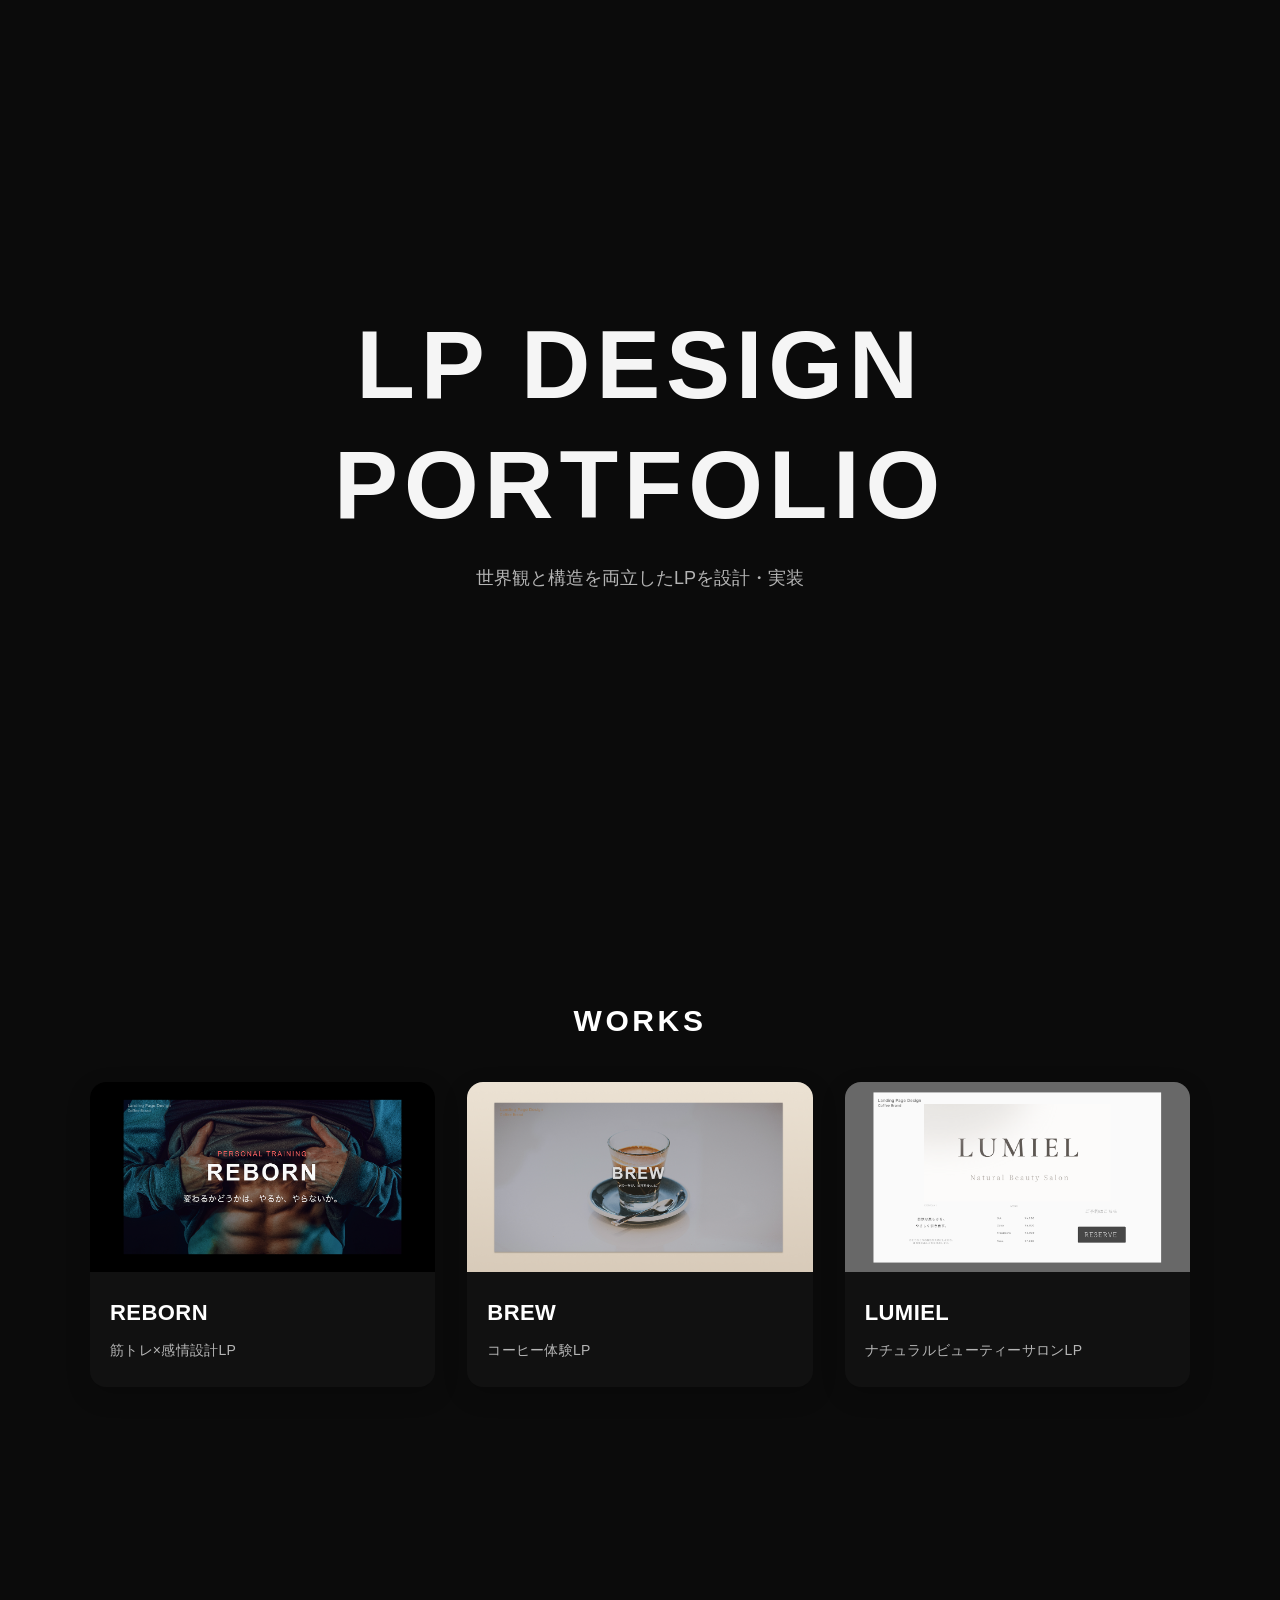
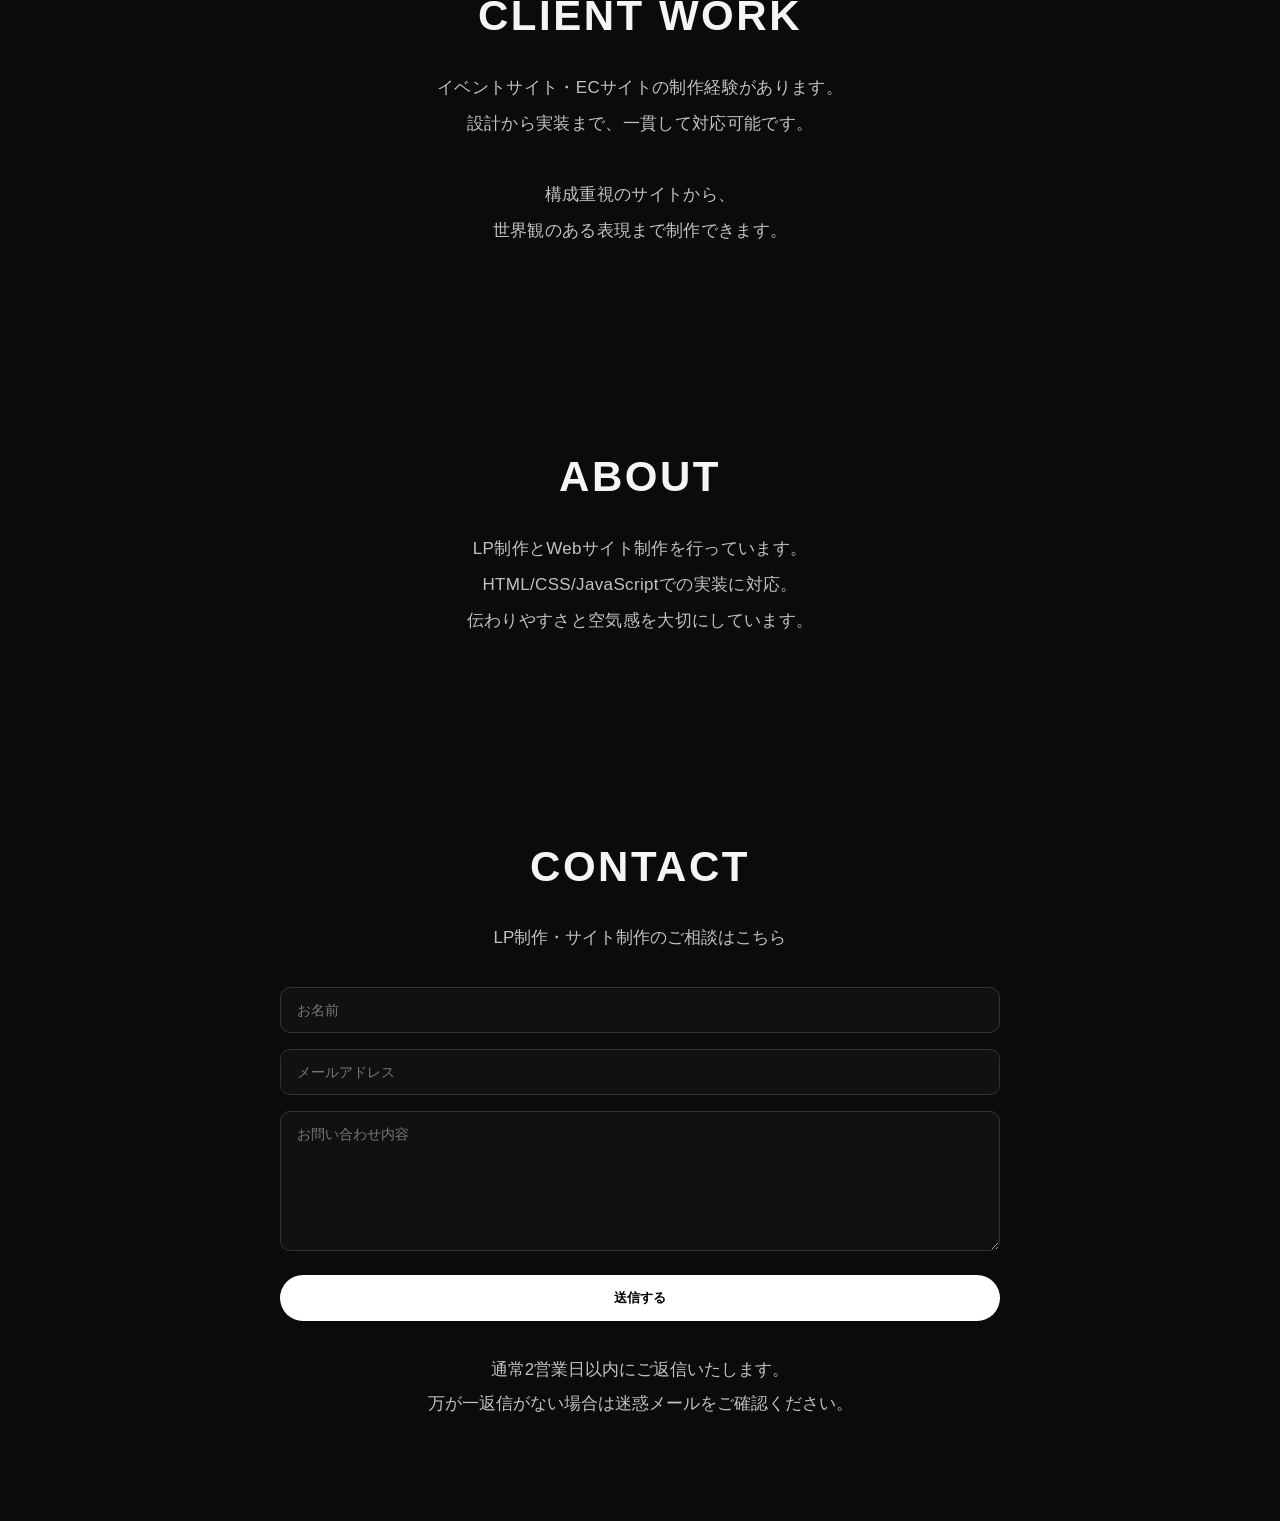
<file: index.html>
<!DOCTYPE html>
<html lang="ja">
<head>

  <!-- Google tag (gtag.js) -->
  <script async src="https://www.googletagmanager.com/gtag/js?id=G-31Q4S264YM"></script>
  <script>
    window.dataLayer = window.dataLayer || [];
    function gtag(){dataLayer.push(arguments);}
    gtag('js', new Date());

    gtag('config', 'G-31Q4S264YM');
  </script>

  <meta charset="UTF-8">
  <meta name="viewport" content="width=device-width, initial-scale=1.0">
  <title>LP DESIGN PORTFOLIO</title>
  <link rel="stylesheet" href="style.css">
</head>

<body>

  <!-- HERO -->
  <section class="hero">
    <div class="container">
      <h1>LP DESIGN PORTFOLIO</h1>
      <p>世界観と構造を両立したLPを設計・実装</p>
    </div>
  </section>

  <!-- WORKS -->
  <section class="works">
    <div class="container">
      <h2>WORKS</h2>

      <div class="works-grid">

        <a href="reborn/index.html" class="work-card" onclick="trackEvent('REBORN')">
          <img src="img/reborn画像/1.reborn.png" alt="REBORN">
          <div class="work-content">
            <div class="work-title">REBORN</div>
            <div class="work-desc">筋トレ×感情設計LP</div>
          </div>
        </a>

        <a href="brew/index.html" class="work-card" onclick="trackEvent('BREW')">
          <img src="img/brew画像/1.brew.png" alt="BREW">
          <div class="work-content">
            <div class="work-title">BREW</div>
            <div class="work-desc">コーヒー体験LP</div>
          </div>
        </a>

        <a href="lumiel/index.html" class="work-card" onclick="trackEvent('LUMIEL')">
          <img src="img/lumiel画像/2.lumiel.png" alt="LUMIEL">
          <div class="work-content">
            <div class="work-title">LUMIEL</div>
            <div class="work-desc">ナチュラルビューティーサロンLP</div>
          </div>
        </a>

      </div>
    </div>
  </section>

  <!-- CLIENT WORK -->
  <section class="client-work">
    <div class="container narrow">
      <h2>CLIENT WORK</h2>
      <p>
        イベントサイト・ECサイトの制作経験があります。<br>
        設計から実装まで、一貫して対応可能です。<br><br>
        構成重視のサイトから、<br>世界観のある表現まで制作できます。
      </p>
    </div>
  </section>

  <!-- ABOUT -->
  <section class="about">
    <div class="container narrow">
      <h2>ABOUT</h2>
      <p>
        LP制作とWebサイト制作を行っています。<br>
        HTML/CSS/JavaScriptでの実装に対応。<br>
        伝わりやすさと空気感を大切にしています。
      </p>
    </div>
  </section>

  <!-- CONTACT -->
  <section class="contact">
    <div class="container narrow">
      <h2>CONTACT</h2>
      <p>LP制作・サイト制作のご相談はこちら</p>

      <form action="https://formspree.io/f/xdapodez" method="POST" class="contact-form">

        <input type="hidden" name="_next" value="https://portfolio-ichs.onrender.com/thanks.html">
        
        <input type="text" name="name" placeholder="お名前" required> 
        <input type="email" name="email" placeholder="メールアドレス" required>
        <textarea name="message" placeholder="お問い合わせ内容" required></textarea> 
        <button type="submit" onclick="trackEvent('contact_submit')">送信する</button>

        <p>通常2営業日以内にご返信いたします。<br>
        万が一返信がない場合は迷惑メールをご確認ください。</p>

      </form>
    </div>
  </section>

  <script src="main.js"></script>

</body>
</html>
</file>
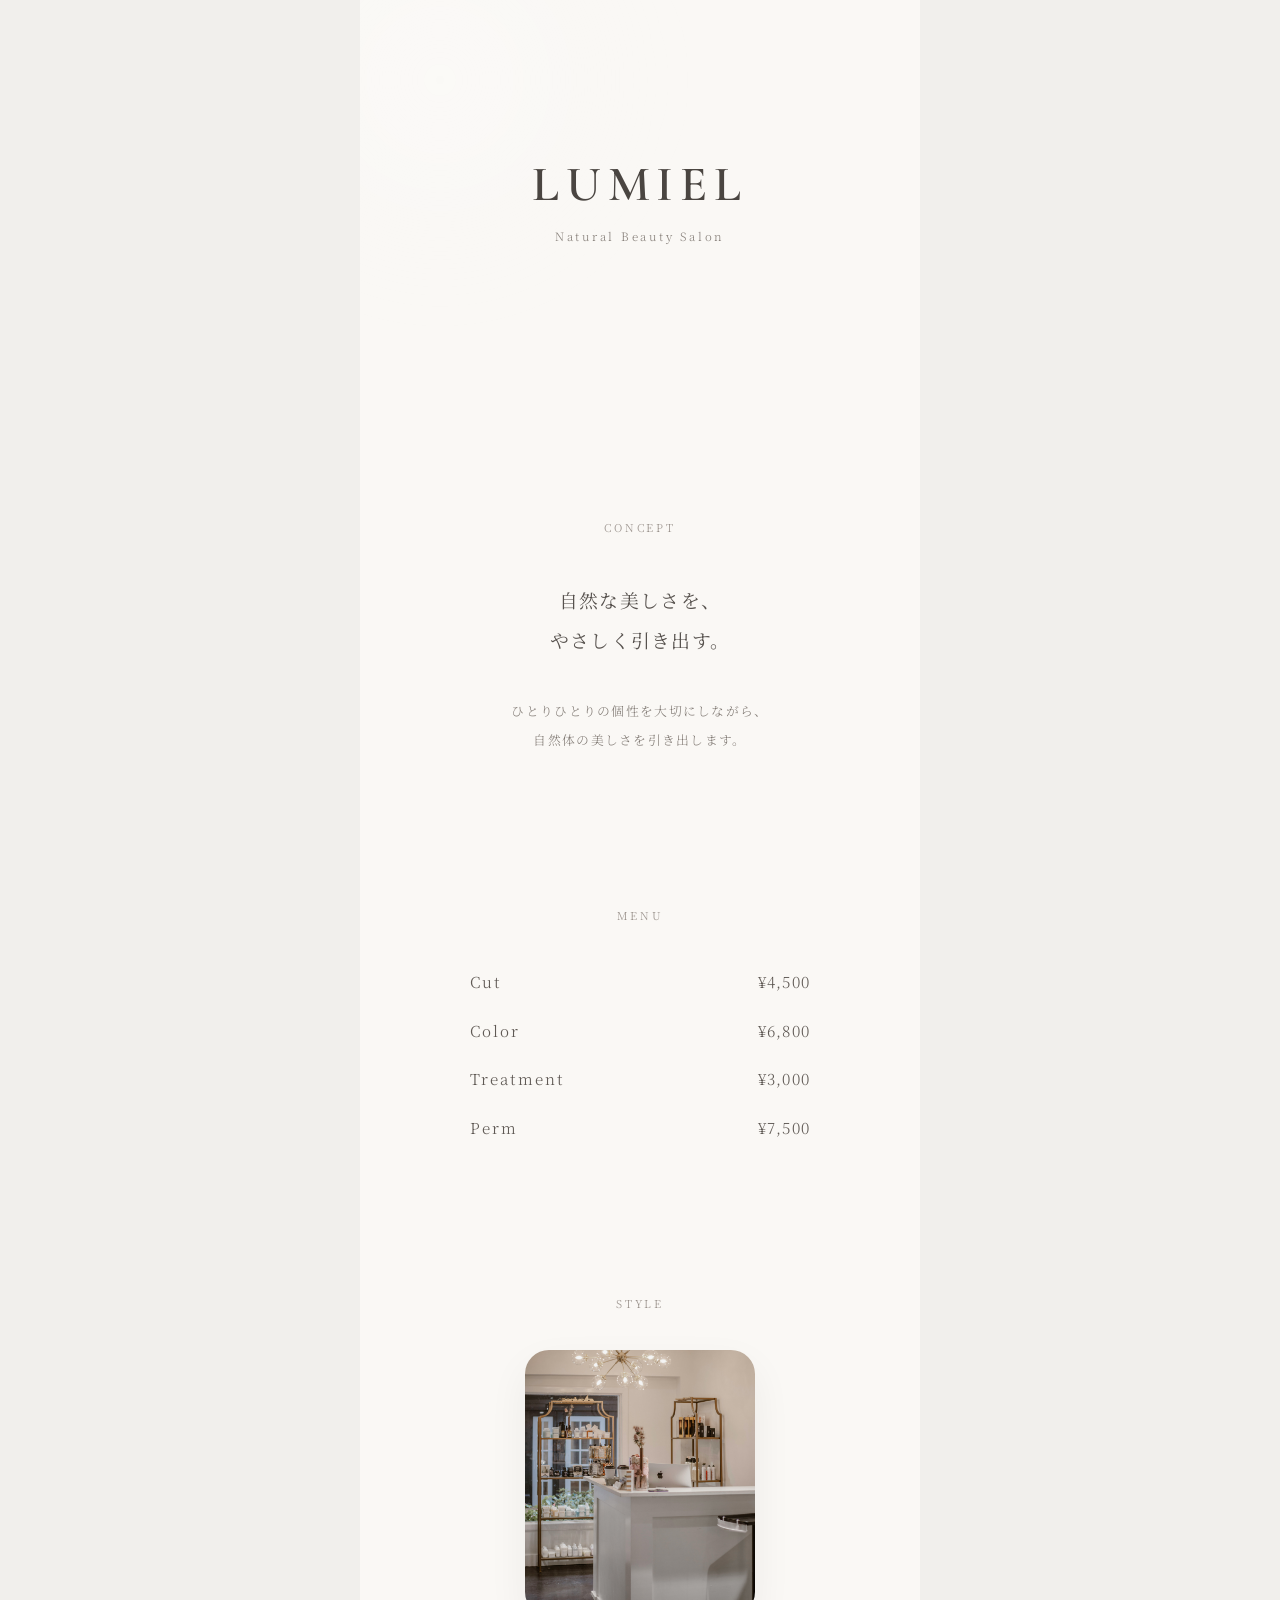
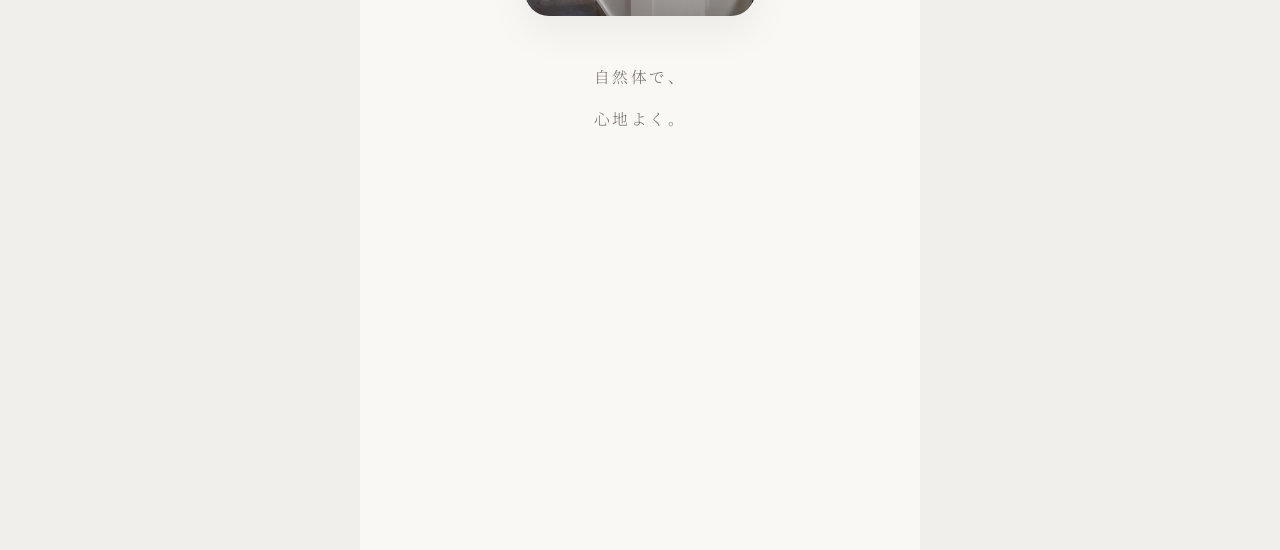
<file: lumiel/index.html>
<!DOCTYPE html>
<html lang="ja">
<head>
  <meta charset="UTF-8" />
  <meta name="viewport" content="width=device-width, initial-scale=1.0" />
  <title>LUMIEL | Natural Beauty Salon</title>
  <meta name="description" content="自然な美しさを、やさしく引き出す。LUMIELのサロンLPです。">

  <link rel="preconnect" href="https://fonts.googleapis.com">
  <link rel="preconnect" href="https://fonts.gstatic.com" crossorigin>
  <link href="https://fonts.googleapis.com/css2?family=Cormorant+Garamond:wght@400;500;600&family=Noto+Serif+JP:wght@200;300;400;500&display=swap" rel="stylesheet">

  <link rel="stylesheet" href="style.css">
</head>
<body>
  <main class="page">

    <!-- HERO -->
    <section class="hero fade-up">
      <h1 class="logo">LUMIEL</h1>
      <p class="subcopy">Natural Beauty Salon</p>
    </section>

    <!-- CONCEPT -->
    <section class="concept fade-up">
      <p class="section-label">CONCEPT</p>
      <h2 class="concept-title">
        自然な美しさを、<br>
        やさしく引き出す。
      </h2>
      <p class="concept-text">
        ひとりひとりの個性を大切にしながら、<br>
        自然体の美しさを引き出します。
      </p>
    </section>

    <!-- MENU -->
    <section class="menu fade-up">
      <p class="section-label">MENU</p>

      <div class="menu-list">
        <div class="menu-item">
          <span class="name">Cut</span>
          <span class="price">¥4,500</span>
        </div>
        <div class="menu-item">
          <span class="name">Color</span>
          <span class="price">¥6,800</span>
        </div>
        <div class="menu-item">
          <span class="name">Treatment</span>
          <span class="price">¥3,000</span>
        </div>
        <div class="menu-item">
          <span class="name">Perm</span>
          <span class="price">¥7,500</span>
        </div>
      </div>
    </section>

    <!-- STYLE -->
    <section class="style fade-up">
      <p class="section-label">STYLE</p>

      <div class="style-image-wrap">
        <img
          class="style-image"
          src="img/salon.jpg"
          alt="サロン内観"
        >
      </div>

      <p class="style-copy">
        自然体で、<br>
        心地よく。
      </p>
    </section>

    <!-- CTA -->
    <section class="cta fade-up">
      <p class="cta-text">ご予約はこちら</p>
      <a href="#" class="cta-button">
        RESERVE
      </a>
    </section>

    <div class="footer-space"></div>
  </main>

  <script src="main.js"></script>
</body>
</html>
</file>
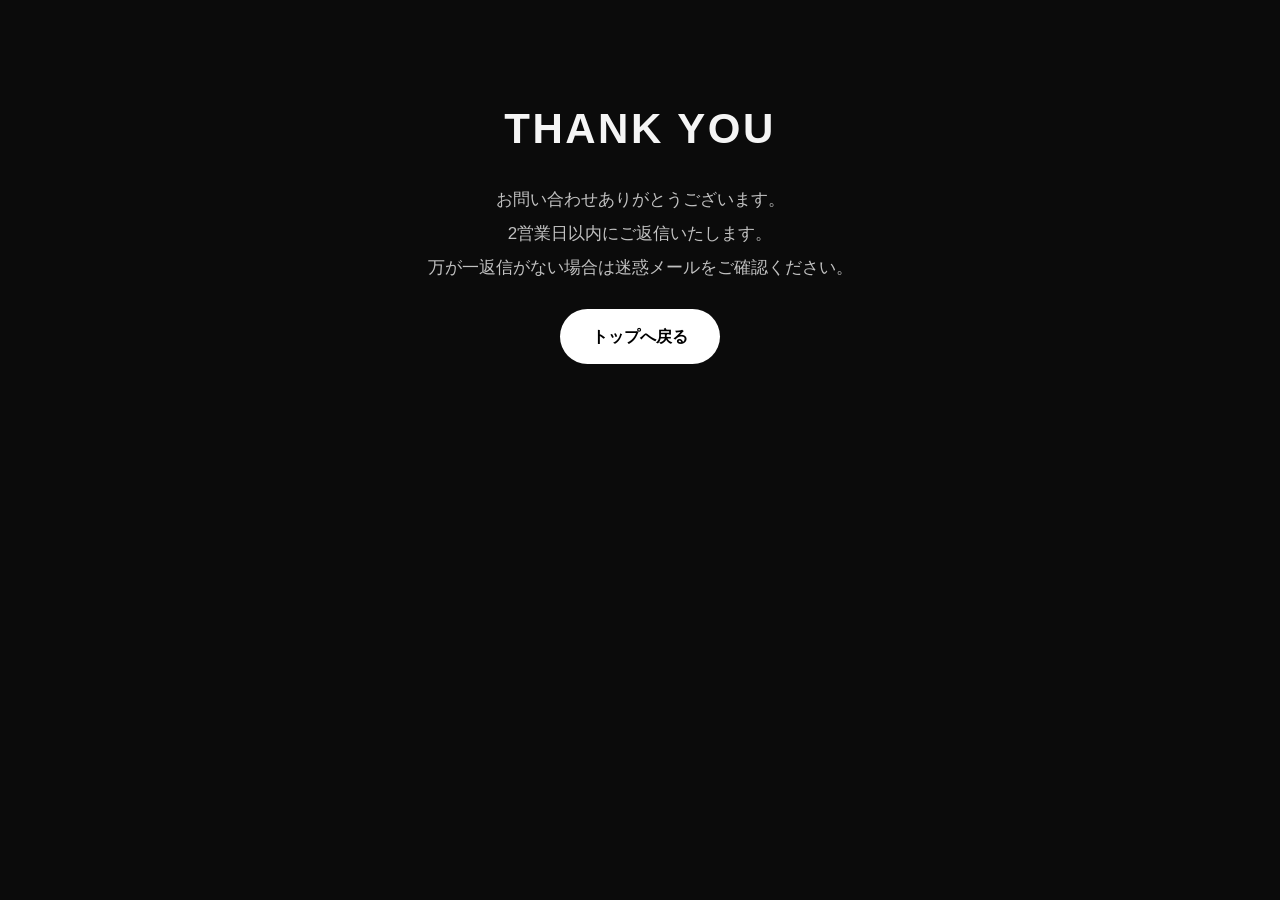
<file: thanks.html>
<!DOCTYPE html>
<html lang="ja">
<head>
  <meta charset="UTF-8">
  <title>送信完了</title>
  <link rel="stylesheet" href="style.css">
</head>

<body>
  <section class="contact">
    <div class="container narrow">
      <h2>THANK YOU</h2>
      <p>お問い合わせありがとうございます。<br>
        2営業日以内にご返信いたします。<br>
        万が一返信がない場合は迷惑メールをご確認ください。</p>
      <a href="/">トップへ戻る</a>
    </div>
  </section>
</body>
</html>
</file>
<file: style.css>
*{
  box-sizing:border-box;
  margin:0;
  padding:0;
}

body{
  font-family:Arial, sans-serif;
  background:#0b0b0b;
  color:#f5f5f5;
  line-height:1.7;
}

img{
  width:100%;
  display:block;
}

a{
  text-decoration:none;
  color:inherit;
}

.container{
  width:min(100% - 32px, 1100px);
  margin:0 auto;
}

.container.narrow{
  width:min(100% - 32px, 720px);
  margin:0 auto;
}

section{
  padding:100px 0;
}

h2{
  font-size:clamp(28px, 4vw, 42px);
  margin-bottom:24px;
  letter-spacing:.06em;
  line-height:1.4;
  text-align:center;
}

/* =========================
   HERO
========================= */
.hero{
  min-height:100vh;
  display:flex;
  align-items:center;
  justify-content:center;
  text-align:center;
}

.hero h1{
  font-size:clamp(36px, 8vw, 96px);
  letter-spacing:.06em;
  line-height:1.25;
  margin-bottom:16px;
  font-weight:700;
}

.hero-sub{
  font-size:clamp(24px, 4vw, 48px);
  margin-top:12px;
  margin-bottom:18px;
  letter-spacing:.08em;
  line-height:1.4;
  opacity:.9;
}

.hero p{
  font-size:18px;
  line-height:1.9;
  opacity:.72;
}

/* =========================
   WORKS
========================= */
.works{
  text-align:center;
}

.client-work p,
.about p{
  margin-top:16px;
  font-size:15px;
  line-height:2.15;
  opacity:.82;
  letter-spacing:.02em;
}

.works h2{
  font-size:30px;
  letter-spacing:.12em;
  margin-bottom:28px;
  color:#ffffff;
}

.works-grid{
  display:grid;
  grid-template-columns:repeat(auto-fit, minmax(280px,1fr));
  gap:32px;
  margin-top:40px;
}

.work-card{
  display:block;
  background:#111;
  border-radius:16px;
  overflow:hidden;
  transition:transform .3s ease, box-shadow .3s ease;
  box-shadow:0 8px 24px rgba(0,0,0,.18);
  text-align:left;
}

.work-card:hover{
  transform:translateY(-8px);
  box-shadow:0 20px 44px rgba(0,0,0,.32);
}

.work-card img{
  height:190px;
  object-fit:cover;
}

.work-content{
  padding:22px 20px 24px;
}

.work-title{
  font-size:22px;
  margin-bottom:8px;
  font-weight:700;
  color:#ffffff;
  letter-spacing:.02em;
}

.work-desc{
  font-size:14px;
  line-height:1.7;
  opacity:.72;
  letter-spacing:.02em;
}

/* =========================
   CLIENT WORK
========================= */
.client-work{
  text-align:center;
}

.client-work p{
  margin-top:16px;
  font-size:17px;
  line-height:2.1;
  opacity:.78;
}

/* =========================
   ABOUT
========================= */
.about{
  text-align:center;
}

.about p{
  margin-top:16px;
  font-size:17px;
  line-height:2.1;
  opacity:.78;
}

/* =========================
   CONTACT
========================= */
.contact{
  text-align:center;
}

.contact p{
  margin-top:16px;
  font-size:17px;
  line-height:2;
  opacity:.78;
}

.contact a{
  display:inline-block;
  margin-top:24px;
  padding:14px 32px;
  background:#fff;
  color:#000;
  border-radius:999px;
  font-weight:700;
  transition:transform .3s ease, opacity .3s ease;
}

.contact a:hover{
  transform:translateY(-2px);
  opacity:.92;
}

/* =========================
   CONTACT FORM
========================= */
.contact-form{
  margin-top:32px;
  display:flex;
  flex-direction:column;
  gap:16px;
}

.contact-form input,
.contact-form textarea{
  width:100%;
  padding:14px 16px;
  background:#111;
  border:1px solid #333;
  border-radius:10px;
  color:#fff;
  font-size:14px;
}

.contact-form textarea{
  min-height:140px;
  resize:vertical;
}

.contact-form input::placeholder,
.contact-form textarea::placeholder{
  color:#777;
}

.contact-form button{
  margin-top:8px;
  padding:14px;
  background:#fff;
  color:#000;
  border:none;
  border-radius:999px;
  font-weight:700;
  cursor:pointer;
  transition:.3s;
}

.contact-form button:hover{
  transform:translateY(-2px);
  opacity:.9;
}

/* =========================
   TABLET
========================= */
@media (max-width: 1023px){
  .works-grid{
    grid-template-columns:repeat(2, 1fr);
  }
}

/* =========================
   SP
========================= */
@media (max-width: 767px){
  section{
    padding:72px 0;
  }

  .container{
    width:min(100% - 28px, 420px);
  }

  .container.narrow{
    width:min(100% - 40px, 420px);
    max-width:420px;
  }

  h2{
    font-size:22px;
    margin-bottom:18px;
    letter-spacing:.08em;
    line-height:1.4;
  }

  /* HERO */
  .hero{
    min-height:88svh;
    padding:40px 0;
  }

  .hero h1{
    font-size:34px;
    line-height:1.35;
    letter-spacing:.04em;
    margin-bottom:12px;
  }

  .hero-sub{
    font-size:15px;
    line-height:1.6;
    margin-top:0;
    margin-bottom:12px;
    letter-spacing:.12em;
    opacity:.82;
  }

  .hero p{
    font-size:13px;
    line-height:1.9;
    opacity:.72;
  }

  /* WORKS */
  .works{
    padding-top:56px;
  }

  .client-work p,
  .about p{
    font-size:14px;
    line-height:2.05;
    letter-spacing:.01em;
  }

  .client-work p,
  .about p{
    max-width:520px;
    margin-left:auto;
    margin-right:auto;
  }

  .works h2{
    font-size:18px;
    letter-spacing:.14em;
    margin-bottom:18px;
    opacity:.88;
    text-align:center;
  }

  .works-grid{
    grid-template-columns:1fr;
    gap:18px;
    margin-top:24px;
  }

  .work-card{
    border-radius:14px;
  }

  .work-card img{
    height:170px;
    object-fit:cover;
  }

  .work-content{
    padding:16px 16px 18px;
  }

  .work-title{
    font-size:16px;
    margin-bottom:6px;
  }

  .work-desc{
    font-size:12px;
    line-height:1.7;
    opacity:.76;
  }

  /* CLIENT WORK / ABOUT / CONTACT */
  .client-work,
  .about,
  .contact{
    text-align:center;
    padding:64px 0;
  }

  .client-work h2,
  .about h2,
  .contact h2{
    margin-bottom:16px;
  }

  .client-work p,
  .about p,
  .contact p{
    font-size:14px;
    line-height:2;
    margin-top:14px;
    opacity:.82;
  }

  /* CONTACT button */
  .contact a{
    margin-top:20px;
    padding:14px 26px;
    font-size:14px;
    border-radius:999px;
  }
}
</file>
<file: lumiel/style.css>
* {
  margin: 0;
  padding: 0;
  box-sizing: border-box;
}

:root {
  --bg: #f1efec;
  --panel: #faf8f5;
  --text: #4f4944;
  --muted: #9e9690;
  --soft: #7f7771;
  --button: #4a4745;
  --button-hover: #3d3a38;
  --shadow: 0 16px 40px rgba(0, 0, 0, 0.06);
}

html {
  scroll-behavior: smooth;
}

body {
  background: var(--bg);
  color: var(--text);
  font-family: "Noto Serif JP", serif;
  font-weight: 300;
  line-height: 1.9;
  letter-spacing: 0.08em;
  -webkit-font-smoothing: antialiased;
  text-rendering: optimizeLegibility;
}

img {
  display: block;
  max-width: 100%;
  height: auto;
}

a {
  color: inherit;
  text-decoration: none;
}

.page {
  width: 100%;
  max-width: 430px;
  min-height: 100vh;
  margin: 0 auto;
  padding: 0 28px 88px;
  background: var(--panel);
  position: relative;
  overflow: hidden;
}

.page::before {
  content: "";
  position: absolute;
  top: -120px;
  left: -120px;
  width: 400px;
  height: 400px;
  background: radial-gradient(
    circle,
    rgba(255, 255, 255, 0.35) 0%,
    rgba(255, 255, 255, 0.12) 40%,
    rgba(255, 255, 255, 0) 70%
  );
  pointer-events: none;
  filter: blur(40px);
}

/* HERO */
.hero {
  padding: 160px 20px 120px;
  text-align: center;
}

.hero h1 {
  margin-bottom: 16px;
}

.logo {
  font-family: "Cormorant Garamond", serif;
  font-size: 3.1rem;
  font-weight: 600;
  letter-spacing: 0.14em;
  color: #4a4541;
  line-height: 1;
}

.subcopy {
  margin-top: 16px;
  font-size: 0.72rem;
  color: #8a837d;
  letter-spacing: 0.24em;
}

/* 共通 */
.section-label {
  font-size: 0.68rem;
  color: #9b938d;
  letter-spacing: 0.25em;
  text-align: center;
}

.concept,
.menu,
.style,
.cta {
  text-align: center;
}

/* CONCEPT */
.concept {
  padding-top: 150px;
}

.concept-title {
  margin-top: 42px;
  font-size: 1.18rem;
  font-weight: 400;
  line-height: 2.15;
  color: #56514d;
}

.concept-text {
  margin-top: 36px;
  font-size: 0.8rem;
  line-height: 2.25;
  color: #7f7872;
}

/* MENU */
.menu {
  padding-top: 150px;
}

.menu-list {
  margin-top: 42px;
  display: grid;
  gap: 20px;
  width: 100%;
  max-width: 340px;
  margin-left: auto;
  margin-right: auto;
}

.menu-item {
  display: grid;
  grid-template-columns: auto auto;
  justify-content: space-between;
  align-items: center;
  column-gap: 24px;
  font-size: 0.95rem;
  color: #5f5954;
}

.menu-item .name {
  letter-spacing: 0.13em;
}

.menu-item .price {
  white-space: nowrap;
  letter-spacing: 0.08em;
}

/* STYLE */
.style {
  padding-top: 150px;
}

.style-image-wrap {
  margin-top: 36px;
  display: flex;
  justify-content: center;
}

.style-image {
  width: 100%;
  max-width: 230px;
  aspect-ratio: 1 / 1.16;
  object-fit: cover;
  border-radius: 24px;
  box-shadow: var(--shadow);
  transition: transform 0.6s ease;
}

.style-image:hover {
  transform: translateY(-4px);
}

.style-copy {
  margin-top: 40px;
  font-size: 0.98rem;
  line-height: 2.65;
  letter-spacing: 0.16em;
  color: #7b746e;
}

/* CTA */
.cta {
  padding-top: 155px;
}

.cta-text{
  font-size: 0.76rem;
  color: #8c847d;
  letter-spacing: 0.14em;
  margin-bottom: 24px;
}

.cta-button {
  display: inline-flex;
  align-items: center;
  justify-content: center;
  min-width: 132px;
  height: 48px;
  padding: 16px 36px;
  background: var(--button);
  color: #fff;
  border-radius: 4px;
  font-family: "Cormorant Garamond", serif;
  font-size: 1.05rem;
  letter-spacing: 0.2em;
  transition: background 0.25s ease, transform 0.25s ease, box-shadow 0.25s ease;
  box-shadow: 0 8px 20px rgba(0, 0, 0, 0.08);
}

.cta-button:hover {
  background: var(--button-hover);
  transform: translateY(-2px);
  box-shadow: 0 12px 24px rgba(0, 0, 0, 0.12);
}

.footer-space {
  height: 64px;
}

/* フェードイン前 */
.fade-up {
  opacity: 0;
  transform: translateY(28px);
  transition: opacity 0.9s ease, transform 0.9s ease;
  will-change: opacity, transform;
}

/* 表示後 */
.fade-up.is-visible {
  opacity: 1;
  transform: translateY(0);
}

/* 小さいスマホ */
@media (max-width: 380px) {
  .page {
    padding: 0 22px 72px;
  }

  .hero {
    padding-top: 240px;
  }

  .logo {
    font-size: 2.7rem;
  }

  .concept,
  .menu,
  .style,
  .cta {
    padding-top: 128px;
  }

  .concept-title {
    font-size: 1.04rem;
    line-height: 2.2;
  }

  .menu-list {
  max-width: 260px;
  }

  .menu-item {
    grid-template-columns: 92px 88px;
    justify-content: center;
    column-gap: 18px;
    font-size: 0.88rem;
  }

  .menu-item .price {
    text-align: right;
  }

  .style {
    padding-top: 140px; /* 128 → 140くらい */
  }

  .style-copy {
    font-size: 0.92rem;
  }
}

@media (min-width: 768px) {
  .page {
    max-width: 560px;
    padding: 0 36px 96px;
  }
}
</file>
